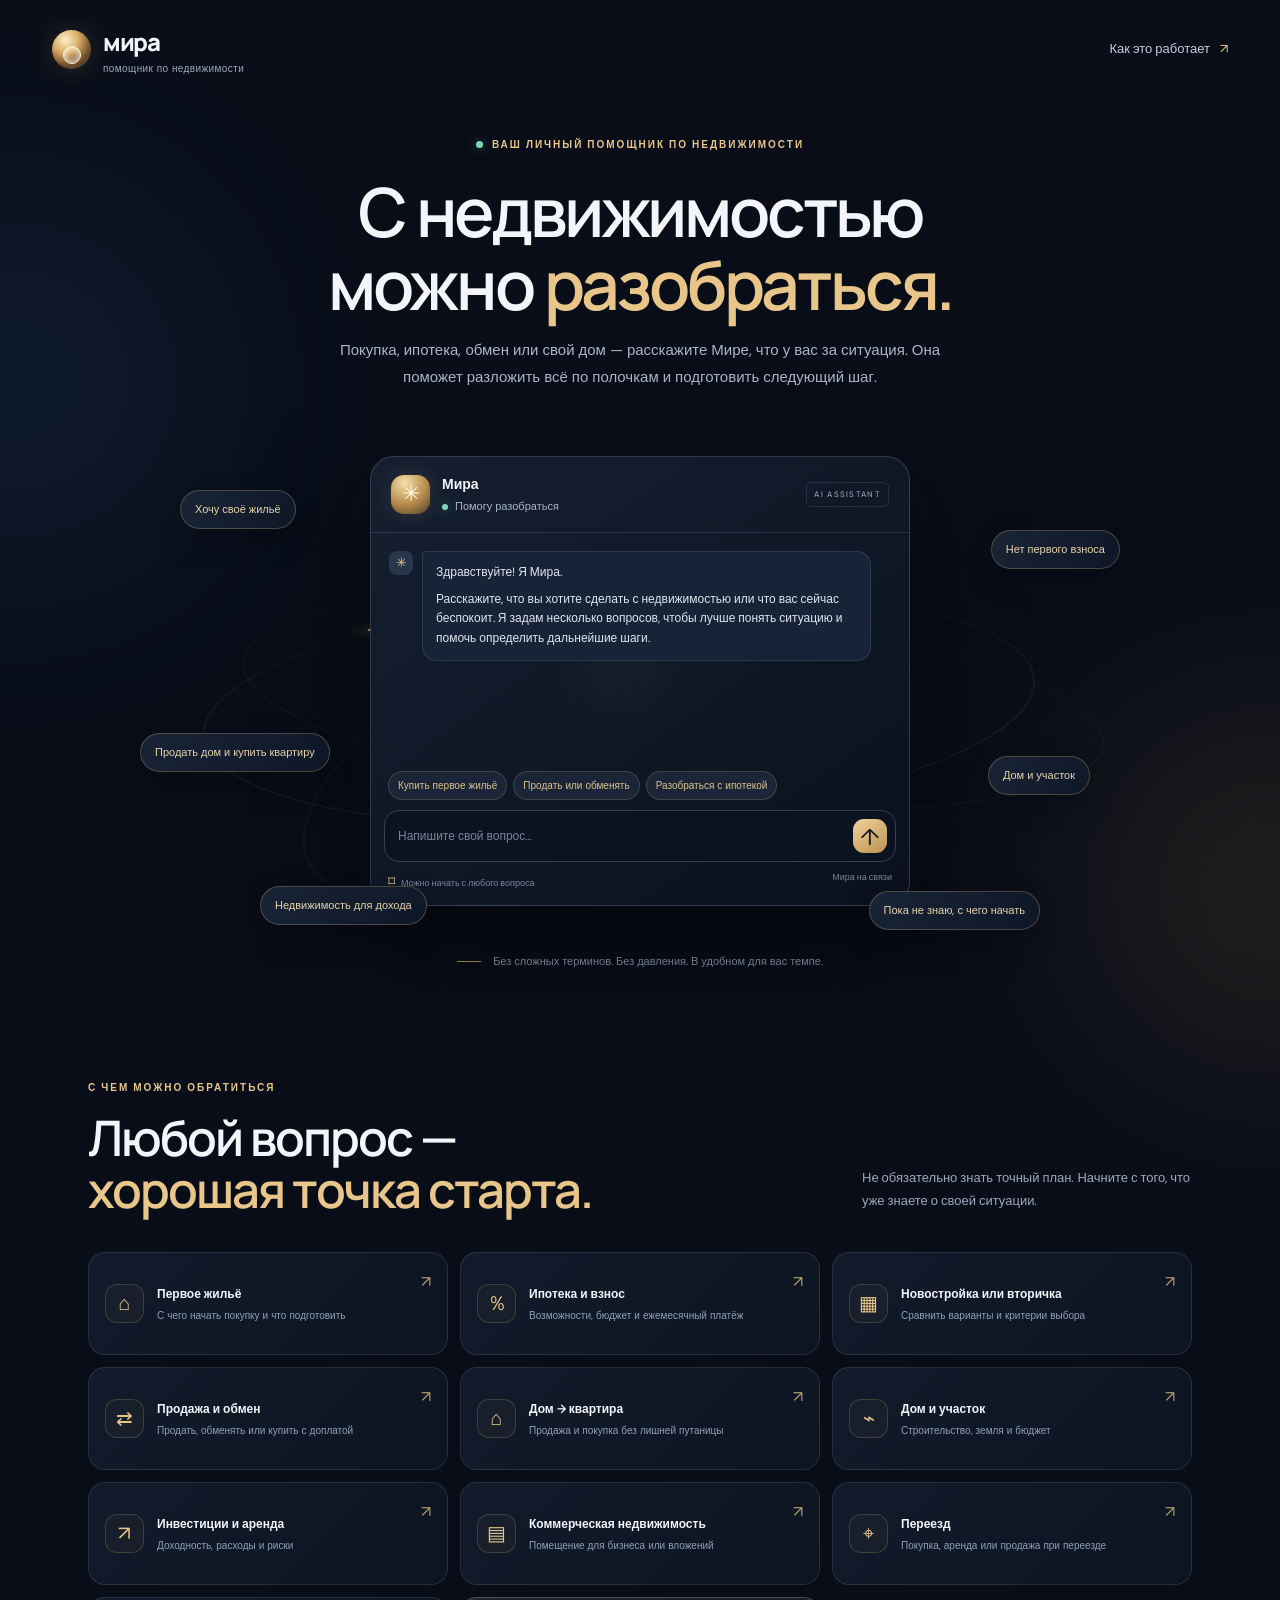
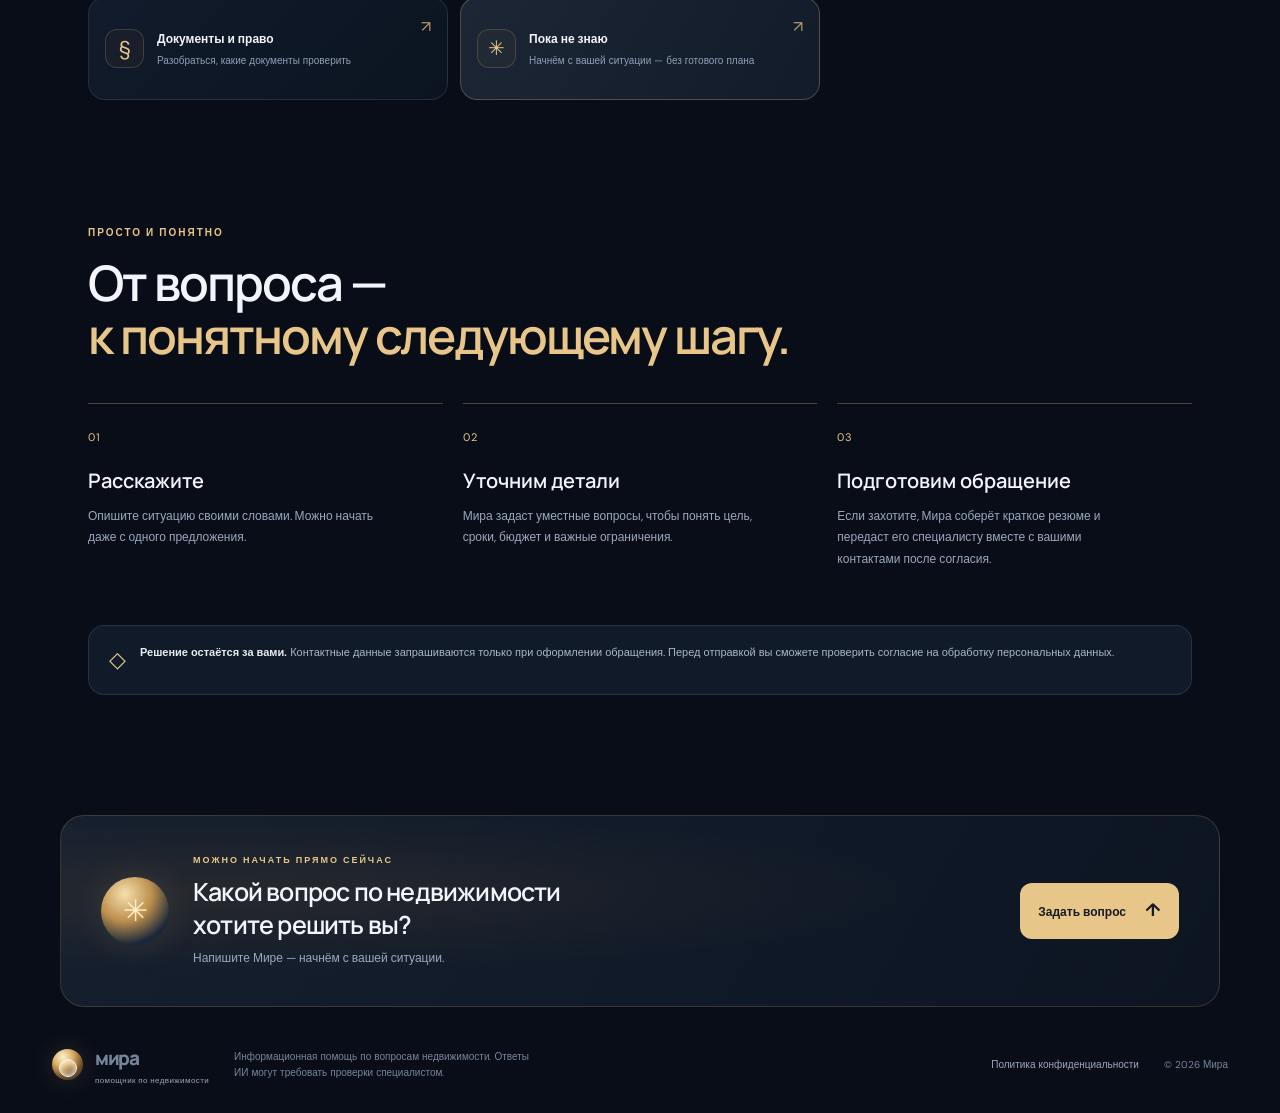
<file: index.html>
<!doctype html>
<html lang="ru">
<head>
  <meta charset="utf-8">
  <meta name="viewport" content="width=device-width, initial-scale=1">
  <meta name="theme-color" content="#080d18">
  <meta name="description" content="Мира — помощник по вопросам недвижимости. Разберитесь с покупкой, ипотекой, продажей, обменом или строительством дома.">
  <title>Мира — ваш помощник по недвижимости</title>
  <link rel="stylesheet" href="styles.css">
</head>
<body>
  <div class="ambient ambient-one"></div><div class="ambient ambient-two"></div>
  <header class="topbar">
    <a class="brand" href="#top" aria-label="Мира — на главную"><span class="brand-orb"><span></span></span><span><strong>мира</strong><small>помощник по недвижимости</small></span></a>
    <a class="top-link" href="#how">Как это работает <span aria-hidden="true">↗</span></a>
  </header>

  <main id="top">
    <section class="hero">
      <div class="eyebrow"><span class="status-dot"></span> ВАШ ЛИЧНЫЙ ПОМОЩНИК ПО НЕДВИЖИМОСТИ</div>
      <h1>С недвижимостью<br>можно <em>разобраться.</em></h1>
      <p class="hero-sub">Покупка, ипотека, обмен или свой дом — расскажите Мире, что у вас за ситуация. Она поможет разложить всё по полочкам и подготовить следующий шаг.</p>

      <div class="experience" aria-label="Чат с Мирой и примеры вопросов">
        <div class="orbit orbit-back" aria-hidden="true"><span></span></div>
        <button class="question-float q1" data-prompt="Я снимаю квартиру и хочу купить своё жильё. С чего начать?">Хочу своё жильё</button>
        <button class="question-float q2" data-prompt="У меня нет большого первоначального взноса. Какие варианты стоит рассмотреть?">Нет первого взноса</button>
        <button class="question-float q3" data-prompt="Хочу продать дом и купить квартиру. Как лучше организовать сделку?">Продать дом и купить квартиру</button>
        <button class="question-float q4" data-prompt="Хочу построить дом, но ещё не выбрал участок. С чего начать?">Дом и участок</button>
        <button class="question-float q5" data-prompt="Хочу купить квартиру для сдачи в аренду. Как оценить доходность?">Недвижимость для дохода</button>
        <button class="question-float q6" data-prompt="Пока не знаю, какой вариант мне подходит. Помоги разобраться в моей ситуации.">Пока не знаю, с чего начать</button>

        <section class="chat-card" aria-label="Диалог с Мирой">
          <div class="chat-head">
            <div class="mira-avatar"><span class="avatar-star">✳</span></div>
            <div class="chat-person"><strong>Мира</strong><span><i class="status-dot"></i> Помогу разобраться</span></div>
            <span class="ai-label">AI ASSISTANT</span>
          </div>
          <div class="chat-messages" id="chatMessages" aria-live="polite">
            <div class="message assistant-message"><span class="message-avatar">✳</span><div class="bubble"><p>Здравствуйте! Я Мира.</p><p>Расскажите, что вы хотите сделать с недвижимостью или что вас сейчас беспокоит. Я задам несколько вопросов, чтобы лучше понять ситуацию и помочь определить дальнейшие шаги.</p></div></div>
          </div>
          <div class="quick-prompts" id="quickPrompts">
            <button data-prompt="Я снимаю квартиру и хочу купить своё жильё. С чего начать?">Купить первое жильё</button>
            <button data-prompt="Хочу продать свою недвижимость и купить другую. Как это сделать?">Продать или обменять</button>
            <button data-prompt="Хочу понять, что мне доступно по ипотеке и первоначальному взносу.">Разобраться с ипотекой</button>
          </div>
          <form class="chat-form" id="chatForm">
            <label class="sr-only" for="messageInput">Ваш вопрос Мире</label>
            <textarea id="messageInput" rows="1" maxlength="2500" placeholder="Напишите свой вопрос…" required></textarea>
            <button class="send-button" type="submit" aria-label="Отправить сообщение"><span>↑</span></button>
          </form>
          <div class="chat-foot"><span><span class="tiny-lock">⌑</span> Можно начать с любого вопроса</span><span id="chatStatus">Мира на связи</span></div>
        </section>
        <div class="orbit-core" aria-hidden="true"><span class="core-glow"></span><span class="core-star">✳</span></div>
      </div>
      <div class="hero-note"><span class="note-line"></span> Без сложных терминов. Без давления. В удобном для вас темпе.</div>
    </section>

    <section class="topics section-wrap" id="topics">
      <div class="section-heading"><div><div class="eyebrow">С ЧЕМ МОЖНО ОБРАТИТЬСЯ</div><h2>Любой вопрос —<br><em>хорошая точка старта.</em></h2></div><p>Не обязательно знать точный план. Начните с того, что уже знаете о своей ситуации.</p></div>
      <div class="topic-grid">
        <button class="topic-card" data-prompt="Я хочу купить своё первое жильё, но не знаю, с чего начать. Помоги разобраться."><span class="topic-icon">⌂</span><span><strong>Первое жильё</strong><small>С чего начать покупку и что подготовить</small></span><b>↗</b></button>
        <button class="topic-card" data-prompt="Хочу разобраться с ипотекой и первоначальным взносом. Какие данные нужно оценить в первую очередь?"><span class="topic-icon">％</span><span><strong>Ипотека и взнос</strong><small>Возможности, бюджет и ежемесячный платёж</small></span><b>↗</b></button>
        <button class="topic-card" data-prompt="Помоги сравнить новостройку и вторичное жильё с учётом моей ситуации."><span class="topic-icon">▦</span><span><strong>Новостройка или вторичка</strong><small>Сравнить варианты и критерии выбора</small></span><b>↗</b></button>
        <button class="topic-card" data-prompt="Я хочу продать или обменять недвижимость. Какие обстоятельства важно учесть?"><span class="topic-icon">⇄</span><span><strong>Продажа и обмен</strong><small>Продать, обменять или купить с доплатой</small></span><b>↗</b></button>
        <button class="topic-card" data-prompt="Я хочу продать дом и купить квартиру. Помоги составить последовательность действий."><span class="topic-icon">⌂</span><span><strong>Дом → квартира</strong><small>Продажа и покупка без лишней путаницы</small></span><b>↗</b></button>
        <button class="topic-card" data-prompt="Я хочу построить дом и подобрать участок. С чего разумнее начать и что проверить?"><span class="topic-icon">⌁</span><span><strong>Дом и участок</strong><small>Строительство, земля и бюджет</small></span><b>↗</b></button>
        <button class="topic-card" data-prompt="Рассматриваю недвижимость как инвестицию. Как оценить риски и потенциальную доходность?"><span class="topic-icon">↗</span><span><strong>Инвестиции и аренда</strong><small>Доходность, расходы и риски</small></span><b>↗</b></button>
        <button class="topic-card" data-prompt="Меня интересует коммерческая недвижимость. Помоги сформулировать задачу и критерии выбора."><span class="topic-icon">▤</span><span><strong>Коммерческая недвижимость</strong><small>Помещение для бизнеса или вложений</small></span><b>↗</b></button>
        <button class="topic-card" data-prompt="Планирую переехать в другой город или регион и хочу понять, как организовать вопрос с жильём."><span class="topic-icon">⌖</span><span><strong>Переезд</strong><small>Покупка, аренда или продажа при переезде</small></span><b>↗</b></button>
        <button class="topic-card" data-prompt="У меня есть юридический вопрос по недвижимости или документам. Помоги понять, что нужно уточнить."><span class="topic-icon">§</span><span><strong>Документы и право</strong><small>Разобраться, какие документы проверить</small></span><b>↗</b></button>
        <button class="topic-card topic-card-special" data-prompt="Я пока не знаю, какой вариант мне подходит. Задай вопросы и помоги разобраться с моей ситуацией."><span class="topic-icon">✳</span><span><strong>Пока не знаю</strong><small>Начнём с вашей ситуации — без готового плана</small></span><b>↗</b></button>
      </div>
    </section>

    <section class="how section-wrap" id="how">
      <div class="eyebrow">ПРОСТО И ПОНЯТНО</div><h2>От вопроса —<br><em>к понятному следующему шагу.</em></h2>
      <div class="steps-grid">
        <article class="step"><span class="step-number">01</span><h3>Расскажите</h3><p>Опишите ситуацию своими словами. Можно начать даже с одного предложения.</p></article>
        <article class="step"><span class="step-number">02</span><h3>Уточним детали</h3><p>Мира задаст уместные вопросы, чтобы понять цель, сроки, бюджет и важные ограничения.</p></article>
        <article class="step"><span class="step-number">03</span><h3>Подготовим обращение</h3><p>Если захотите, Мира соберёт краткое резюме и передаст его специалисту вместе с вашими контактами после согласия.</p></article>
      </div>
      <div class="privacy-note"><span class="privacy-symbol">◇</span><p><strong>Решение остаётся за вами.</strong> Контактные данные запрашиваются только при оформлении обращения. Перед отправкой вы сможете проверить согласие на обработку персональных данных.</p></div>
    </section>

    <section class="bottom-cta"><div class="cta-orb">✳</div><div><div class="eyebrow">МОЖНО НАЧАТЬ ПРЯМО СЕЙЧАС</div><h2>Какой вопрос по недвижимости<br>хотите решить вы?</h2><p>Напишите Мире — начнём с вашей ситуации.</p></div><button id="startChat" class="cta-button">Задать вопрос <span>↑</span></button></section>
  </main>
  <footer class="footer"><a class="brand footer-brand" href="#top"><span class="brand-orb"><span></span></span><span><strong>мира</strong><small>помощник по недвижимости</small></span></a><div class="footer-copy">Информационная помощь по вопросам недвижимости. Ответы ИИ могут требовать проверки специалистом.</div><a href="privacy.html">Политика конфиденциальности</a><span>© <span id="year"></span> Мира</span></footer>

  <dialog id="leadDialog" class="lead-dialog">
    <form id="leadForm" class="lead-form">
      <button type="button" class="dialog-close" id="closeLead" aria-label="Закрыть">×</button>
      <div class="eyebrow">ПЕРЕДАТЬ ВОПРОС СПЕЦИАЛИСТУ</div><h2>Как с вами связаться?</h2><p class="lead-intro">Мира подготовит резюме разговора. Проверьте контактные данные — и отправим обращение специалисту.</p>
      <label for="leadName">Ваше имя</label><input id="leadName" name="name" autocomplete="name" maxlength="100" required placeholder="Как к вам обращаться">
      <label for="leadPhone">Телефон</label><input id="leadPhone" name="phone" type="tel" autocomplete="tel" maxlength="30" required placeholder="+7…">
      <label for="leadCity">Город (необязательно)</label><input id="leadCity" name="city" maxlength="100" placeholder="Например, Пермь">
      <label for="leadTime">Когда удобнее связаться? (необязательно)</label><select id="leadTime" name="contact_time"><option value="Не указано">Не важно</option><option>Утром</option><option>Днём</option><option>Вечером</option><option>Написать в Telegram</option></select>
      <label class="consent"><input type="checkbox" id="consent" required><span>Я согласен(на) на обработку персональных данных и передачу моего обращения специалисту через Telegram для ответа на мой запрос; с <a href="privacy.html" target="_blank" rel="noopener">политикой конфиденциальности</a>.</span></label>
      <p class="form-error" id="leadError" role="alert"></p><button class="submit-lead" type="submit">Отправить обращение <span>→</span></button><p class="form-disclaimer">Данные будут отправлены только после нажатия кнопки и при настроенном подключении.</p>
    </form>
  </dialog>
  <script src="app.js" defer></script>
</body>
</html>
</file>
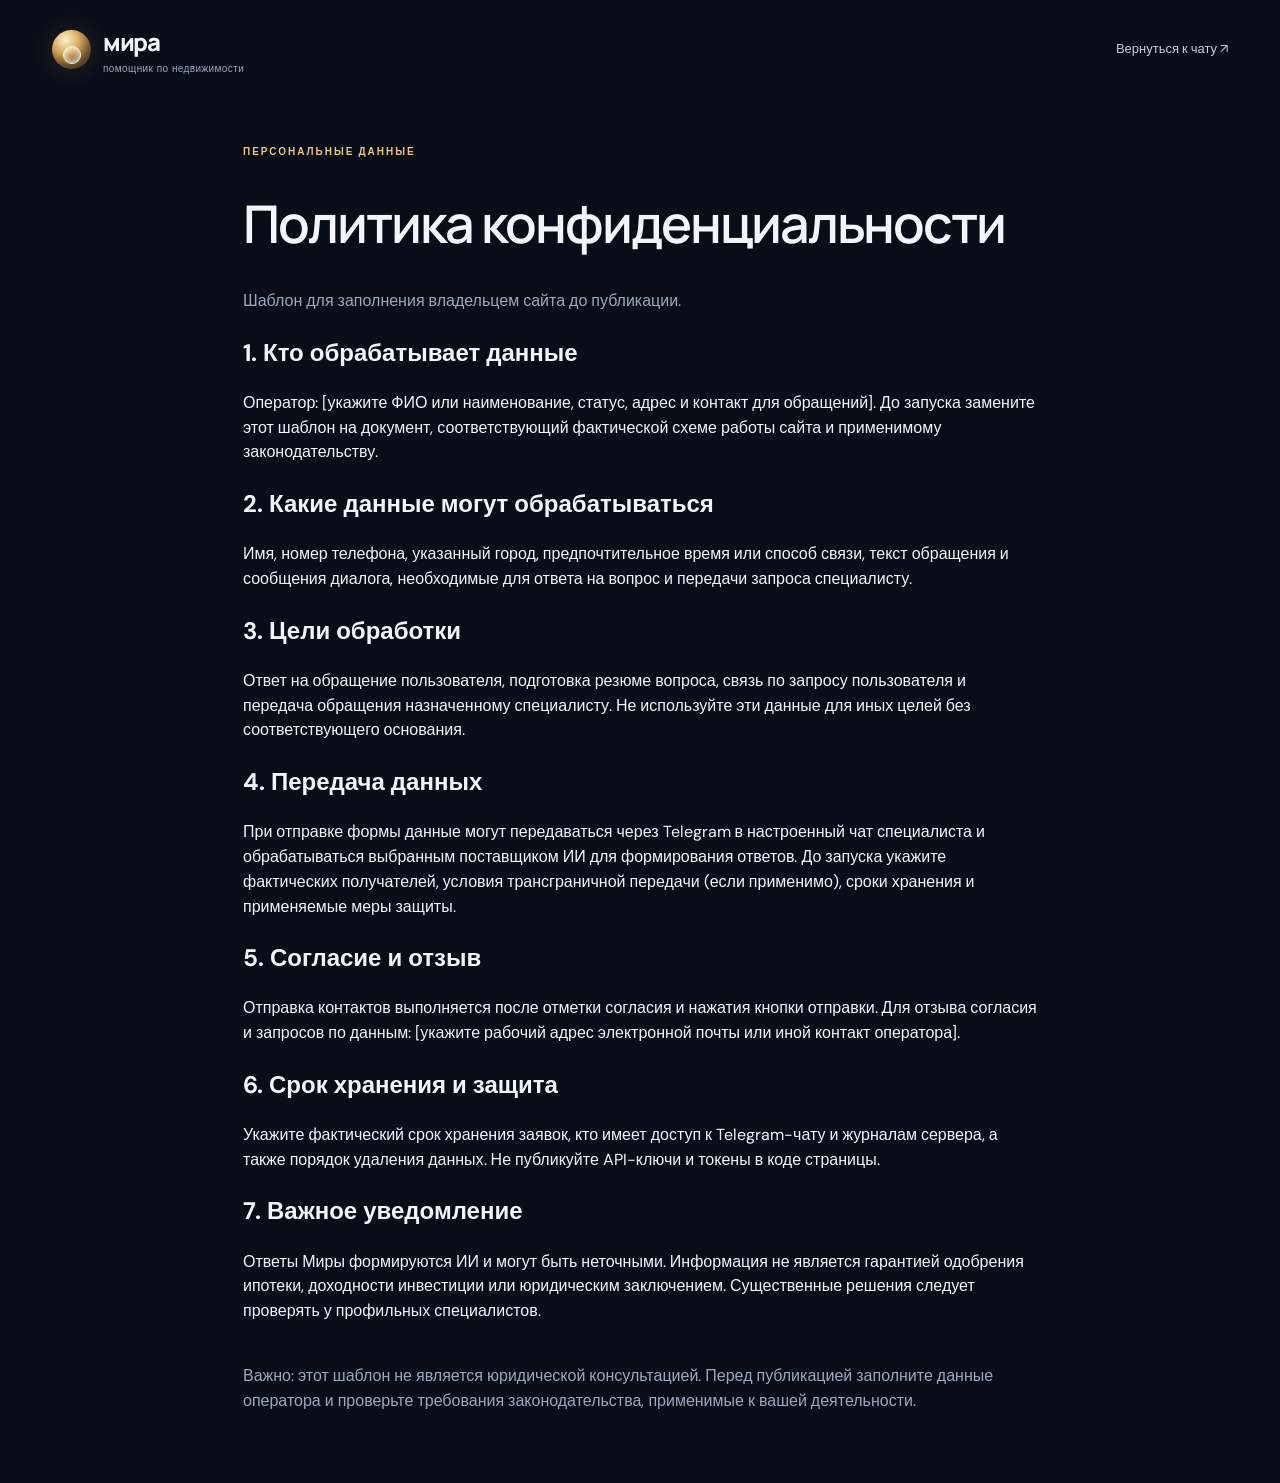
<file: privacy.html>
<!doctype html><html lang="ru"><head><meta charset="utf-8"><meta name="viewport" content="width=device-width,initial-scale=1"><meta name="theme-color" content="#080d18"><title>Политика конфиденциальности — Мира</title><link rel="stylesheet" href="styles.css"></head><body><header class="topbar"><a class="brand" href="index.html"><span class="brand-orb"><span></span></span><span><strong>мира</strong><small>помощник по недвижимости</small></span></a><a class="top-link" href="index.html">Вернуться к чату ↗</a></header><main class="section-wrap" style="padding-top:45px;max-width:850px"><div class="eyebrow">ПЕРСОНАЛЬНЫЕ ДАННЫЕ</div><h1 style="font:600 clamp(34px,5vw,52px)/1.15 Manrope,sans-serif;letter-spacing:-2px">Политика конфиденциальности</h1><p style="color:#9ba8bd">Шаблон для заполнения владельцем сайта до публикации.</p><h2>1. Кто обрабатывает данные</h2><p>Оператор: [укажите ФИО или наименование, статус, адрес и контакт для обращений]. До запуска замените этот шаблон на документ, соответствующий фактической схеме работы сайта и применимому законодательству.</p><h2>2. Какие данные могут обрабатываться</h2><p>Имя, номер телефона, указанный город, предпочтительное время или способ связи, текст обращения и сообщения диалога, необходимые для ответа на вопрос и передачи запроса специалисту.</p><h2>3. Цели обработки</h2><p>Ответ на обращение пользователя, подготовка резюме вопроса, связь по запросу пользователя и передача обращения назначенному специалисту. Не используйте эти данные для иных целей без соответствующего основания.</p><h2>4. Передача данных</h2><p>При отправке формы данные могут передаваться через Telegram в настроенный чат специалиста и обрабатываться выбранным поставщиком ИИ для формирования ответов. До запуска укажите фактических получателей, условия трансграничной передачи (если применимо), сроки хранения и применяемые меры защиты.</p><h2>5. Согласие и отзыв</h2><p>Отправка контактов выполняется после отметки согласия и нажатия кнопки отправки. Для отзыва согласия и запросов по данным: [укажите рабочий адрес электронной почты или иной контакт оператора].</p><h2>6. Срок хранения и защита</h2><p>Укажите фактический срок хранения заявок, кто имеет доступ к Telegram-чату и журналам сервера, а также порядок удаления данных. Не публикуйте API-ключи и токены в коде страницы.</p><h2>7. Важное уведомление</h2><p>Ответы Миры формируются ИИ и могут быть неточными. Информация не является гарантией одобрения ипотеки, доходности инвестиции или юридическим заключением. Существенные решения следует проверять у профильных специалистов.</p><p style="color:#9ba8bd;margin:40px 0 70px">Важно: этот шаблон не является юридической консультацией. Перед публикацией заполните данные оператора и проверьте требования законодательства, применимые к вашей деятельности.</p></main></body></html>
</file>
<file: styles.css>
@import url('https://fonts.googleapis.com/css2?family=DM+Sans:wght@400;500;600;700&family=Manrope:wght@400;500;600;700;800&display=swap');
:root{--bg:#080d18;--panel:#101827;--panel2:#121e30;--text:#f3f5fa;--muted:#9ba8bd;--gold:#e8c68a;--gold2:#b99052;--line:rgba(194,207,230,.13);--mint:#7bd8ba;--radius:25px}*{box-sizing:border-box}html{scroll-behavior:smooth;scroll-padding-top:90px}body{margin:0;background:var(--bg);color:var(--text);font-family:'DM Sans',sans-serif;line-height:1.55;overflow-x:hidden}button,input,textarea,select{font:inherit}button{cursor:pointer}a{color:inherit}.ambient{position:absolute;pointer-events:none;filter:blur(100px);border-radius:50%;opacity:.17;z-index:-1}.ambient-one{width:400px;height:400px;top:180px;left:-180px;background:#345d9a}.ambient-two{width:380px;height:380px;top:700px;right:-180px;background:#986c38}.topbar{max-width:1240px;margin:auto;padding:25px 32px;display:flex;justify-content:space-between;align-items:center}.brand{display:flex;gap:12px;align-items:center;text-decoration:none}.brand>span:last-child{display:grid;line-height:1.1}.brand strong{font:800 24px Manrope,sans-serif;letter-spacing:-1.5px}.brand small{font-size:10px;letter-spacing:.4px;color:var(--muted);margin-top:5px}.brand-orb{width:39px;height:39px;border-radius:50%;display:grid;place-items:center;background:radial-gradient(circle at 35% 25%,#fff1cb,#d9ac65 34%,#72502a 65%,#17243a 100%);box-shadow:0 0 28px #d9ac6530;position:relative}.brand-orb:after{content:'';width:16px;height:16px;border:1px solid #fff9d8;border-radius:50%;box-shadow:inset 0 0 7px #fff}.top-link{font-size:13px;color:#c4cede;text-decoration:none}.top-link span{color:var(--gold);margin-left:7px}.hero{text-align:center;max-width:1250px;margin:38px auto 0;padding:0 24px}.eyebrow{font-size:10px;letter-spacing:2px;font-weight:700;color:var(--gold);display:flex;align-items:center;gap:9px}.hero>.eyebrow{justify-content:center}.status-dot{display:inline-block;width:7px;height:7px;border-radius:50%;background:var(--mint);box-shadow:0 0 12px #7bd8ba66}.hero h1,.section-heading h2,.how h2{font:600 clamp(42px,5.3vw,68px)/1.08 Manrope,sans-serif;letter-spacing:-3.2px;margin:22px 0 16px}.hero h1 em,.section-heading h2 em,.how h2 em{font-style:normal;color:var(--gold)}.hero-sub{max-width:620px;margin:0 auto;color:#aab5c8;font-size:15px;line-height:1.8}.experience{position:relative;max-width:1000px;height:580px;margin:0 auto 0;display:flex;align-items:center;justify-content:center;perspective:1000px}.chat-card{width:min(540px,calc(100vw - 44px));height:450px;background:linear-gradient(145deg,rgba(21,32,50,.97),rgba(10,17,29,.98));border:1px solid rgba(211,222,239,.18);border-radius:24px;box-shadow:0 35px 100px #0008,0 0 70px #cba45d0b;position:relative;z-index:4;text-align:left;display:flex;flex-direction:column;overflow:hidden;backdrop-filter:blur(18px)}.chat-head{display:flex;align-items:center;gap:12px;padding:17px 20px;border-bottom:1px solid var(--line)}.mira-avatar{width:39px;height:39px;display:grid;place-items:center;border-radius:13px;background:radial-gradient(circle at 35% 20%,#f5dfa9,#b58a4b 55%,#4a3b2a);color:#fff7df;font-size:22px;box-shadow:0 0 20px #d7b06c28}.chat-person{display:grid;gap:2px}.chat-person strong{font-size:14px}.chat-person>span{font-size:11px;color:#aab5c8}.chat-person .status-dot{width:6px;height:6px;margin-right:4px}.ai-label{margin-left:auto;font-size:8px;letter-spacing:1.3px;color:#a8b2c3;border:1px solid var(--line);border-radius:5px;padding:5px 7px}.chat-messages{padding:18px 18px 10px;overflow-y:auto;flex:1;display:flex;flex-direction:column;gap:13px;scrollbar-width:thin;scrollbar-color:#3c4a60 transparent}.message{display:flex;gap:9px;align-items:flex-start;max-width:96%;animation:messageIn .28s ease}.message.user-message{align-self:flex-end;flex-direction:row-reverse}.message-avatar{width:24px;height:24px;flex:0 0 24px;border-radius:8px;display:grid;place-items:center;background:#27364b;color:var(--gold);font-size:13px}.bubble{padding:11px 13px;border:1px solid var(--line);border-radius:4px 14px 14px 14px;background:#172337;color:#dfe5ee;font-size:12px;line-height:1.65;overflow-wrap:anywhere}.bubble p{margin:0 0 7px}.bubble p:last-child{margin-bottom:0}.user-message .bubble{background:#2b3040;border-color:#77634655;border-radius:14px 4px 14px 14px;color:#fff}.typing{display:flex;gap:4px;padding:14px}.typing i{width:5px;height:5px;background:#c8b38d;border-radius:50%;animation:blink 1s infinite}.typing i:nth-child(2){animation-delay:.15s}.typing i:nth-child(3){animation-delay:.3s}.quick-prompts{display:flex;gap:6px;flex-wrap:wrap;padding:0 17px 10px}.quick-prompts button{border:1px solid #d7b67535;background:#1a2637;color:#ddc18e;border-radius:20px;padding:6px 9px;font-size:10px;transition:.2s}.quick-prompts button:hover,.topic-card:hover{border-color:#d7b67588;background:#1b293b}.chat-form{margin:0 13px;display:flex;align-items:center;gap:10px;background:#0b1320;border:1px solid #334057;border-radius:15px;padding:8px 8px 8px 13px}.chat-form textarea{resize:none;max-height:90px;min-height:26px;flex:1;background:transparent;border:0;outline:0;color:var(--text);font-size:12px;padding:5px 0}.chat-form textarea::placeholder{color:#77859b}.send-button{border:0;border-radius:11px;width:34px;height:34px;background:linear-gradient(145deg,#f0d39c,#bc9051);color:#141a23;font-size:23px;display:grid;place-items:center}.chat-foot{padding:9px 17px 12px;display:flex;justify-content:space-between;font-size:9px;color:#78869c}.tiny-lock{font-size:14px;margin-right:4px;color:var(--gold)}.orbit{position:absolute;left:50%;top:50%;width:820px;height:490px;transform:translate(-50%,-50%) rotateX(64deg) rotateZ(-12deg);border:1px solid #d5b5761e;border-radius:50%;z-index:0}.orbit:before,.orbit:after{content:'';position:absolute;inset:32px -22px;border:1px solid #d5b57612;border-radius:50%;transform:rotateZ(27deg)}.orbit:after{inset:65px 15px;transform:rotateZ(-45deg)}.orbit-back span{position:absolute;width:9px;height:9px;left:17%;top:10%;border-radius:50%;background:var(--gold);box-shadow:0 0 22px 7px #e8c68a30}.orbit-core{position:absolute;left:50%;top:50%;width:130px;height:130px;transform:translate(-50%,-50%);z-index:1;border-radius:50%;background:radial-gradient(circle at 35% 30%,#f6e5bd 0,#d4a962 17%,#79552e 39%,#172238 65%,#0a111e 75%);box-shadow:0 0 80px #d6ae652c,inset -15px -15px 30px #020611aa;display:grid;place-items:center;pointer-events:none}.orbit-core:before{content:'';position:absolute;inset:-13px;border:1px solid #e7c98d2a;border-radius:50%;box-shadow:0 0 30px #e7c98d0a}.core-glow{position:absolute;width:42px;height:42px;border-radius:50%;background:#fff0c5;filter:blur(22px);opacity:.7}.core-star{font-size:38px;color:#fff0c6;text-shadow:0 0 25px #fff2c5;animation:rotateStar 18s linear infinite}.question-float{position:absolute;z-index:5;border:1px solid #d9b77648;border-radius:22px;padding:10px 14px;background:linear-gradient(120deg,#1a2638eF,#0f1828f2);color:#e6d2aa;font-size:11px;box-shadow:0 12px 30px #0003;white-space:nowrap;animation:float 7s ease-in-out infinite;transition:background .2s,border-color .2s}.question-float:hover{background:#26344a;border-color:#e8c68a}.q1{left:4%;top:17%;animation-delay:-1s}.q2{right:2%;top:24%;animation-delay:-3s}.q3{left:0;top:59%;animation-delay:-2s}.q4{right:5%;top:63%;animation-delay:-4s}.q5{left:12%;bottom:8%;animation-delay:-5s}.q6{right:10%;bottom:7%;animation-delay:-2.5s}.hero-note{display:flex;align-items:center;justify-content:center;gap:12px;margin:-18px auto 0;color:#8996aa;font-size:11px}.note-line{width:24px;height:1px;background:var(--gold2)}.section-wrap{max-width:1160px;margin:0 auto;padding:110px 28px 0}.section-heading{display:flex;justify-content:space-between;align-items:flex-end;gap:40px;margin-bottom:35px}.section-heading h2,.how h2{font-size:clamp(35px,4vw,49px);letter-spacing:-2px;margin:16px 0 0}.section-heading>p{max-width:330px;margin:0 0 5px;color:var(--muted);font-size:13px;line-height:1.8}.topic-grid{display:grid;grid-template-columns:repeat(3,minmax(0,1fr));gap:12px}.topic-card{min-height:103px;border:1px solid var(--line);background:linear-gradient(135deg,#111b2b,#0c1421);border-radius:17px;display:flex;align-items:center;text-align:left;padding:17px 16px;gap:13px;color:var(--text);transition:.25s}.topic-icon{flex:0 0 39px;height:39px;border:1px solid #d6b56c35;border-radius:12px;display:grid;place-items:center;color:var(--gold);font-size:20px;background:#d6b56c0a}.topic-card>span:nth-child(2){display:grid;gap:5px;flex:1}.topic-card strong{font-size:12px;font-weight:600}.topic-card small{font-size:10px;line-height:1.5;color:#91a0b5}.topic-card>b{color:#b69a6c;font-size:16px;font-weight:400;align-self:flex-start}.topic-card-special{border-color:#c8a46555;background:linear-gradient(120deg,#1c2635,#121b2a)}.how{padding-top:125px}.steps-grid{display:grid;grid-template-columns:repeat(3,1fr);gap:20px;margin-top:40px}.step{border-top:1px solid #d8b77855;padding:20px 20px 15px 0}.step-number{color:var(--gold);font-size:11px;letter-spacing:1px}.step h3{font:600 20px Manrope,sans-serif;margin:18px 0 8px}.step p{color:var(--muted);font-size:12px;line-height:1.8;max-width:300px}.privacy-note{display:flex;gap:14px;align-items:flex-start;background:#101a29;border:1px solid var(--line);border-radius:16px;padding:17px 20px;margin-top:28px}.privacy-symbol{font-size:22px;color:var(--gold)}.privacy-note p{margin:0;color:#aab6c7;font-size:11px;line-height:1.8}.privacy-note strong{color:#e9edf4}.bottom-cta{max-width:1160px;margin:120px auto 0;padding:38px 40px;border:1px solid #c9a45d36;border-radius:24px;background:radial-gradient(ellipse at 15% 40%,#80633a2b,transparent 50%),linear-gradient(120deg,#151f2e,#0d1523);display:flex;align-items:center;gap:24px}.cta-orb{flex:0 0 68px;width:68px;height:68px;display:grid;place-items:center;border-radius:50%;font-size:30px;color:#fff0c8;background:radial-gradient(circle at 35% 25%,#f6e0ae,#bd8f4e 40%,#1a273a 75%);box-shadow:0 0 35px #e2bb7722}.bottom-cta .eyebrow{font-size:9px}.bottom-cta h2{font:600 25px/1.3 Manrope,sans-serif;letter-spacing:-.8px;margin:8px 0}.bottom-cta p{font-size:12px;color:var(--muted);margin:0}.cta-button{margin-left:auto;flex:0 0 auto;background:var(--gold);color:#151a22;border:0;border-radius:12px;padding:14px 18px;font-size:12px;font-weight:700}.cta-button span{font-size:18px;margin-left:16px}.footer{max-width:1240px;margin:0 auto;padding:38px 32px 28px;display:flex;align-items:center;gap:25px;color:#77859a;font-size:10px}.footer-brand{flex:0 0 auto}.footer-brand .brand-orb{width:31px;height:31px}.footer-brand strong{font-size:19px}.footer-brand small{font-size:8px}.footer-copy{max-width:300px;margin-right:auto;line-height:1.6}.footer>a:not(.brand){color:#9ba8bb;text-decoration:none}.lead-dialog{width:min(470px,calc(100vw - 28px));max-height:90vh;overflow:auto;border:1px solid #d7b67540;border-radius:22px;background:#101a29;color:var(--text);padding:0;box-shadow:0 30px 100px #000b}.lead-dialog::backdrop{background:#030711c9;backdrop-filter:blur(7px)}.lead-form{position:relative;padding:30px}.dialog-close{position:absolute;right:17px;top:13px;background:transparent;border:0;color:#9eacbf;font-size:27px}.lead-form h2{font:600 28px Manrope,sans-serif;letter-spacing:-1px;margin:10px 0}.lead-intro{font-size:12px;color:var(--muted);line-height:1.7;margin-bottom:22px}.lead-form>label:not(.consent){display:block;font-size:11px;color:#c5cede;margin:13px 0 6px}.lead-form input:not([type=checkbox]),.lead-form select{width:100%;background:#0a1220;border:1px solid #354257;border-radius:10px;padding:12px;color:#f1f4fa;outline:none;font-size:12px}.lead-form input:focus,.lead-form select:focus{border-color:#cba563}.consent{display:flex;align-items:flex-start;gap:9px;margin:18px 0;font-size:10px;line-height:1.7;color:#aab5c6}.consent input{accent-color:#d9b675;margin-top:3px}.consent a{color:var(--gold)}.submit-lead{width:100%;border:0;border-radius:11px;background:var(--gold);padding:14px;color:#141a23;font-weight:700;font-size:12px}.submit-lead span{float:right;font-size:17px}.form-disclaimer{font-size:9px;color:#75839a;line-height:1.6;margin-bottom:0}.form-error{color:#ffb4a8;font-size:11px;min-height:0}.form-error:empty{display:none}.sr-only{position:absolute;width:1px;height:1px;padding:0;margin:-1px;overflow:hidden;clip:rect(0,0,0,0);white-space:nowrap;border:0}@keyframes float{0%,100%{transform:translateY(0) rotate(-1deg)}50%{transform:translateY(-12px) rotate(1deg)}}@keyframes rotateStar{to{transform:rotate(360deg)}}@keyframes blink{0%,80%,100%{opacity:.3;transform:translateY(0)}40%{opacity:1;transform:translateY(-3px)}}@keyframes messageIn{from{opacity:0;transform:translateY(7px)}to{opacity:1;transform:translateY(0)}}
@media(max-width:850px){.experience{height:550px}.chat-card{height:445px}.orbit{width:680px;height:420px}.q1{left:-1%}.q2{right:-1%}.q3{left:-3%}.q4{right:-2%}.question-float{font-size:10px;padding:9px 11px}.topic-grid{grid-template-columns:repeat(2,minmax(0,1fr))}.bottom-cta{margin-left:20px;margin-right:20px}.footer{flex-wrap:wrap}.footer-copy{order:5;flex-basis:100%;max-width:none}}
@media(max-width:560px){.topbar{padding:18px 18px}.brand strong{font-size:21px}.brand small{font-size:9px}.top-link{font-size:11px}.hero{margin-top:35px;padding:0 12px}.hero h1{font-size:43px;letter-spacing:-2.3px}.hero-sub{font-size:13px;max-width:390px}.experience{height:560px;margin-top:6px;perspective:700px}.chat-card{height:455px;width:calc(100vw - 28px);border-radius:20px}.chat-head{padding:13px 14px}.chat-messages{padding:14px 12px 8px}.bubble{font-size:11px}.quick-prompts{padding:0 11px 8px}.quick-prompts button{font-size:9px}.chat-form{margin:0 9px}.chat-foot{padding:8px 12px 10px;font-size:8px}.orbit{width:440px;height:370px;transform:translate(-50%,-50%) rotateX(67deg) rotateZ(-12deg)}.orbit-core{width:86px;height:86px}.core-star{font-size:27px}.question-float{font-size:9px;padding:7px 9px;max-width:45%;white-space:normal;line-height:1.25}.q1{left:0;top:3%}.q2{right:0;top:10%}.q3{left:0;top:76%}.q4{right:0;top:72%}.q5{left:3%;bottom:2%}.q6{right:2%;bottom:0}.hero-note{margin:0 20px;font-size:10px;line-height:1.6}.section-wrap{padding:80px 16px 0}.section-heading{display:block}.section-heading h2,.how h2{font-size:36px;letter-spacing:-1.7px}.section-heading>p{margin-top:18px;font-size:12px}.topic-grid{grid-template-columns:1fr;gap:9px}.topic-card{min-height:85px;padding:13px}.topic-card strong{font-size:12px}.topic-card small{font-size:10px}.how{padding-top:85px}.steps-grid{grid-template-columns:1fr;gap:8px;margin-top:25px}.step{padding:16px 0}.step h3{margin:10px 0 5px;font-size:18px}.step p{margin:0}.privacy-note{padding:14px;gap:10px}.bottom-cta{margin:80px 14px 0;padding:25px 20px;display:grid;grid-template-columns:50px 1fr;gap:14px}.cta-orb{width:50px;height:50px;font-size:24px;grid-row:1}.bottom-cta>div:nth-child(2){grid-column:2}.bottom-cta h2{font-size:20px}.bottom-cta .eyebrow{font-size:8px;letter-spacing:1px}.cta-button{grid-column:1/-1;margin:5px 0 0;width:100%;text-align:left}.footer{padding:30px 18px;gap:15px}.footer-copy{font-size:9px}.lead-form{padding:25px 20px}.lead-form h2{font-size:25px}}
@media(prefers-reduced-motion:reduce){*,*:before,*:after{animation-duration:.01ms!important;animation-iteration-count:1!important;scroll-behavior:auto!important;transition-duration:.01ms!important}}
</file>
